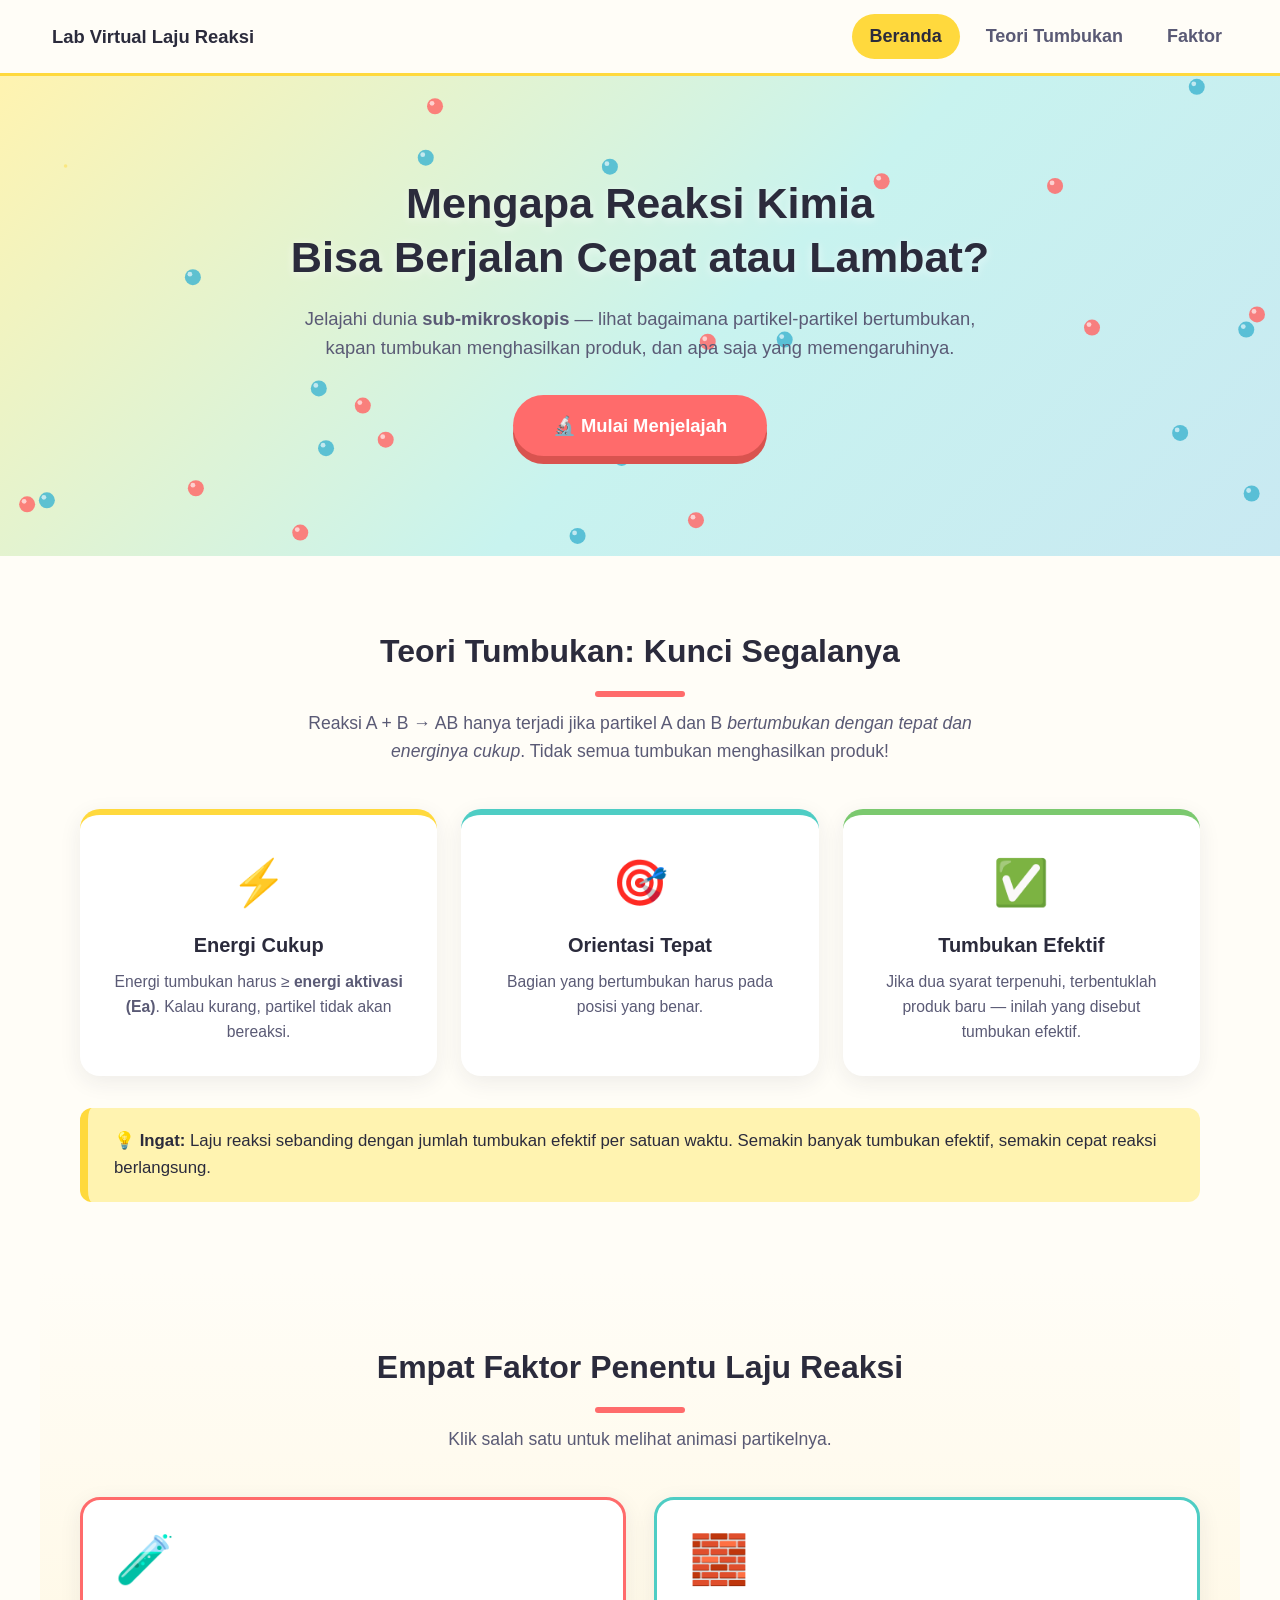
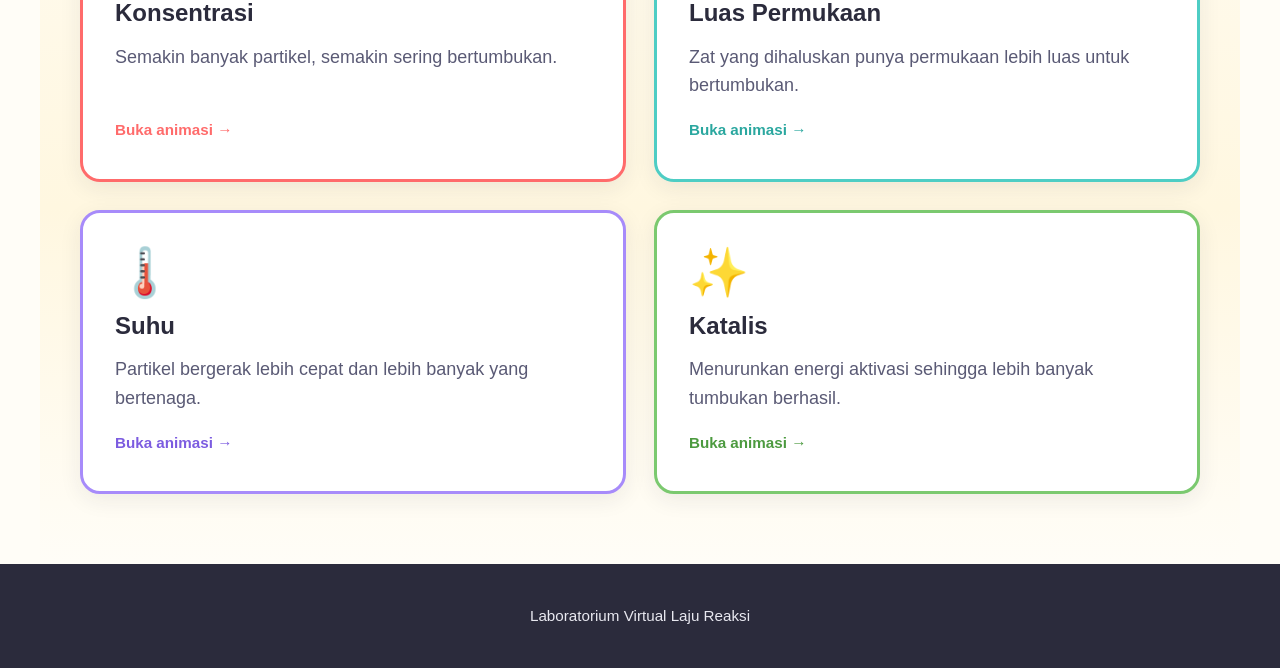
<file: index.html>
<!DOCTYPE html>
<html lang="id">
<head>
<meta charset="UTF-8">
<meta name="viewport" content="width=device-width, initial-scale=1.0">
<title>Laboratorium Virtual — Faktor Laju Reaksi</title>
<link rel="stylesheet" href="css/style.css">
</head>
<body class="beranda">

  <!-- ============ NAVBAR ============ -->
  <header class="navbar">
    <div class="nav-brand">
      <span class="nav-logo"></span>
      <span class="nav-title">Lab Virtual Laju Reaksi</span>
    </div>
    <nav class="nav-links">
      <a href="index.html" class="aktif">Beranda</a>
      <a href="#teori">Teori Tumbukan</a>
      <a href="#faktor">Faktor</a>
    </nav>
  </header>

  <!-- ============ HERO ============ -->
  <section class="hero">
    <canvas id="kanvas-hero"></canvas>
    <div class="hero-isi">
      <h1>Mengapa Reaksi Kimia<br>Bisa Berjalan Cepat</span> atau Lambat</span>?</h1>
      <p class="hero-sub">
        Jelajahi dunia <strong>sub-mikroskopis</strong> — lihat bagaimana partikel-partikel
        bertumbukan, kapan tumbukan menghasilkan produk, dan apa saja yang memengaruhinya.
      </p>
      <a href="#faktor" class="tombol-utama">🔬 Mulai Menjelajah</a>
    </div>
  </section>

  <!-- ============ PENGANTAR TEORI TUMBUKAN ============ -->
  <section class="seksi" id="teori">
    <h2 class="judul-seksi">Teori Tumbukan: Kunci Segalanya</h2>
    <p class="sub-seksi">
      Reaksi A + B → AB hanya terjadi jika partikel A dan B <em>bertumbukan dengan tepat dan energinya cukup</em>.
      Tidak semua tumbukan menghasilkan produk!
    </p>

    <div class="grid-syarat">
      <div class="kartu-syarat syarat-1">
        <div class="ikon-syarat">⚡</div>
        <h3>Energi Cukup</h3>
        <p>Energi tumbukan harus ≥ <strong>energi aktivasi (Ea)</strong>. Kalau kurang, partikel tidak akan bereaksi.</p>
      </div>
      <div class="kartu-syarat syarat-2">
        <div class="ikon-syarat">🎯</div>
        <h3>Orientasi Tepat</h3>
        <p>Bagian yang bertumbukan harus pada posisi yang benar.</p>
      </div>
      <div class="kartu-syarat syarat-3">
        <div class="ikon-syarat">✅</div>
        <h3>Tumbukan Efektif</h3>
        <p>Jika dua syarat terpenuhi, terbentuklah produk baru — inilah yang disebut tumbukan efektif.</p>
      </div>
    </div>

    <div class="kotak-info">
      <strong>💡 Ingat:</strong> Laju reaksi sebanding dengan jumlah tumbukan efektif per satuan waktu. Semakin banyak tumbukan efektif, semakin cepat reaksi berlangsung.
    </div>
  </section>

  <!-- ============ 4 FAKTOR ============ -->
  <section class="seksi seksi-faktor" id="faktor">
    <h2 class="judul-seksi">Empat Faktor Penentu Laju Reaksi</h2>
    <p class="sub-seksi">Klik salah satu untuk melihat animasi partikelnya.</p>

    <div class="grid-faktor">

      <a href="konsentrasi.html" class="kartu-faktor kartu-konsentrasi">
        <div class="kartu-ikon">🧪</div>
        <h3>Konsentrasi</h3>
        <p>Semakin banyak partikel, semakin sering bertumbukan.</p>
        <span class="kartu-panah">Buka animasi →</span>
      </a>

      <a href="luas-permukaan.html" class="kartu-faktor kartu-luas">
        <div class="kartu-ikon">🧱</div>
        <h3>Luas Permukaan</h3>
        <p>Zat yang dihaluskan punya permukaan lebih luas untuk bertumbukan.</p>
        <span class="kartu-panah">Buka animasi →</span>
      </a>

      <a href="suhu.html" class="kartu-faktor kartu-suhu">
        <div class="kartu-ikon">🌡️</div>
        <h3>Suhu</h3>
        <p>Partikel bergerak lebih cepat dan lebih banyak yang bertenaga.</p>
        <span class="kartu-panah">Buka animasi →</span>
      </a>

      <a href="katalis.html" class="kartu-faktor kartu-katalis">
        <div class="kartu-ikon">✨</div>
        <h3>Katalis</h3>
        <p>Menurunkan energi aktivasi sehingga lebih banyak tumbukan berhasil.</p>
        <span class="kartu-panah">Buka animasi →</span>
      </a>

    </div>
  </section>

  <!-- ============ FOOTER ============ -->
  <footer class="footer">
    <p>Laboratorium Virtual Laju Reaksi </p>
  </footer>

  <script src="js/main.js"></script>
</body>
</html>
</file>
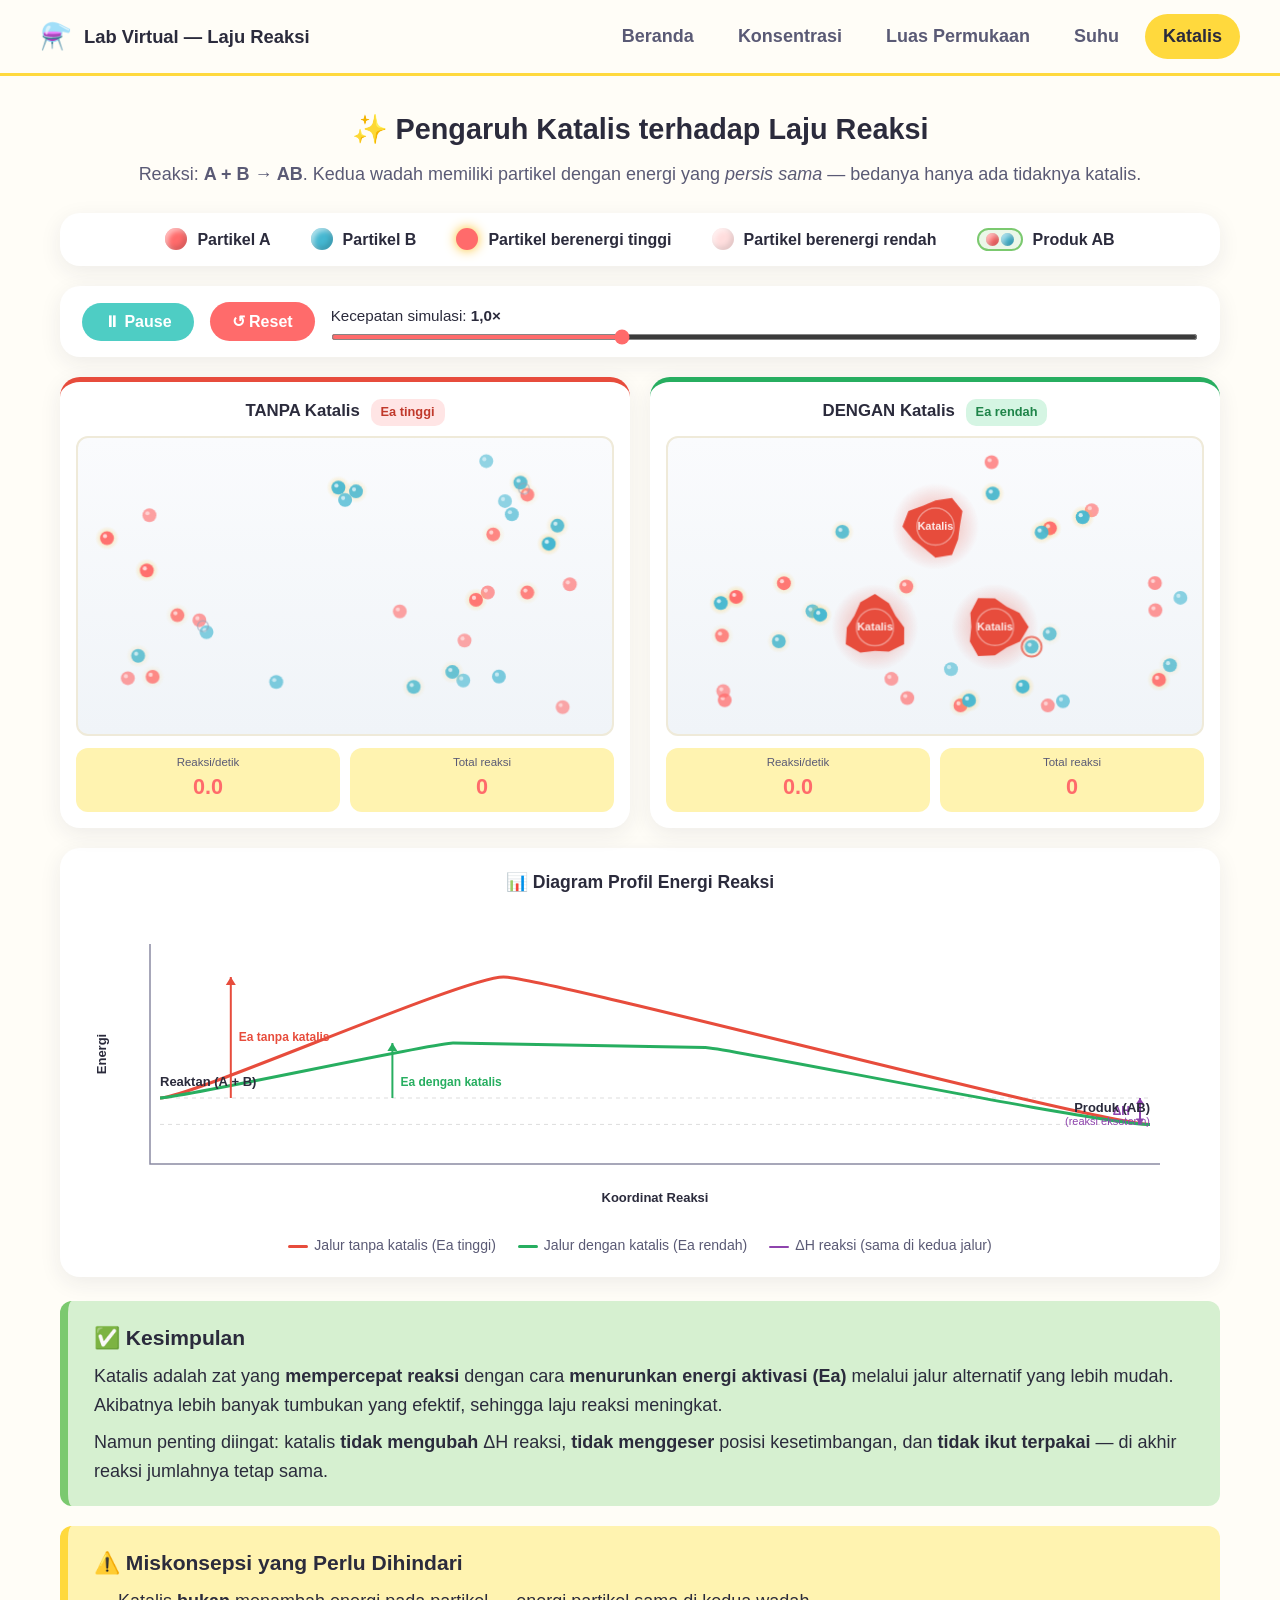
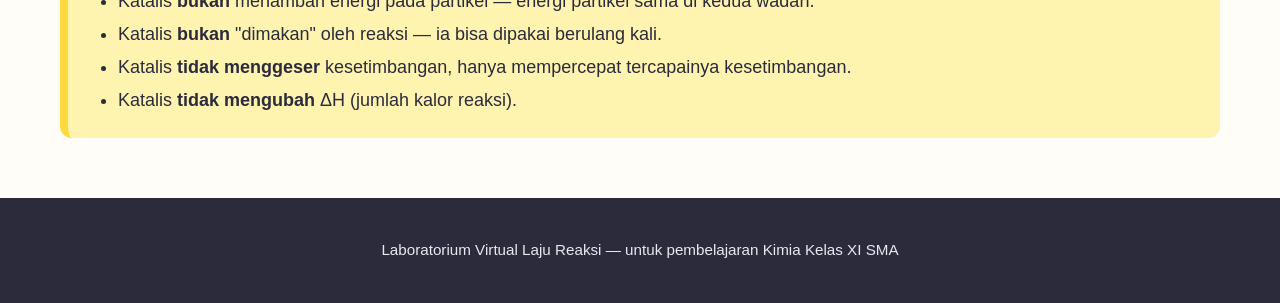
<file: katalis.html>
<!DOCTYPE html>
<html lang="id">
<head>
<meta charset="UTF-8">
<meta name="viewport" content="width=device-width, initial-scale=1.0">
<title>Katalis — Lab Virtual Laju Reaksi</title>
<link rel="stylesheet" href="css/style.css">
</head>
<body class="halaman-simulasi">

  <header class="navbar">
    <div class="nav-brand">
      <span class="nav-logo">⚗️</span>
      <span class="nav-title">Lab Virtual — Laju Reaksi</span>
    </div>
    <nav class="nav-links">
      <a href="index.html">Beranda</a>
      <a href="konsentrasi.html">Konsentrasi</a>
      <a href="luas-permukaan.html">Luas Permukaan</a>
      <a href="suhu.html">Suhu</a>
      <a href="katalis.html" class="aktif">Katalis</a>
    </nav>
  </header>

  <main class="simulasi-wrap">

    <div class="simulasi-judul">
      <h1>✨ Pengaruh Katalis terhadap Laju Reaksi</h1>
      <p>Reaksi: <strong>A + B → AB</strong>.
      Kedua wadah memiliki partikel dengan energi yang <em>persis sama</em> —
      bedanya hanya ada tidaknya katalis.</p>
    </div>

    <!-- Legenda -->
    <div class="legenda">
      <span class="legenda-item">
        <span class="bola bola-a"></span> Partikel A
      </span>
      <span class="legenda-item">
        <span class="bola bola-b"></span> Partikel B
      </span>
      <span class="legenda-item">
        <span class="bola" style="background:#FF6B6B; box-shadow:0 0 12px #FBBF24;"></span>
        Partikel berenergi tinggi
      </span>
      <span class="legenda-item">
        <span class="bola" style="background:#FFD0D0; opacity:0.7;"></span>
        Partikel berenergi rendah
      </span>
      <span class="legenda-item">
        <span class="ikon-ab">
          <span class="bola bola-a"></span>
          <span class="bola bola-b"></span>
        </span> Produk AB
      </span>
    </div>

    <!-- Kontrol -->
    <div class="kontrol-panel">
      <button id="btn-play" class="tombol-kontrol">⏸ Pause</button>
      <button id="btn-reset" class="tombol-kontrol reset">↺ Reset</button>
      <label class="kontrol-slider">
        <span>Kecepatan simulasi:
          <strong id="label-kecepatan">1,0×</strong></span>
        <input type="range" id="slider-kecepatan" min="5" max="20" step="1" value="10">
      </label>
    </div>

    <!-- Grid: 2 wadah -->
    <div class="grid-katalis">

      <div class="panel-katalis tanpa">
        <h3>
          TANPA Katalis
          <span class="badge-energi badge-tinggi">Ea tinggi</span>
        </h3>
        <canvas id="kanvas-tanpa" class="kanvas-katalis"></canvas>
        <div class="statistik">
          <div class="stat">
            <span class="stat-label">Reaksi/detik</span>
            <span class="stat-nilai" id="laju-tanpa">0.0</span>
          </div>
          <div class="stat">
            <span class="stat-label">Total reaksi</span>
            <span class="stat-nilai" id="total-tanpa">0</span>
          </div>
        </div>
      </div>

      <div class="panel-katalis dengan">
        <h3>
          DENGAN Katalis
          <span class="badge-energi badge-rendah">Ea rendah</span>
        </h3>
        <canvas id="kanvas-dengan" class="kanvas-katalis"></canvas>
        <div class="statistik">
          <div class="stat">
            <span class="stat-label">Reaksi/detik</span>
            <span class="stat-nilai" id="laju-dengan">0.0</span>
          </div>
          <div class="stat">
            <span class="stat-label">Total reaksi</span>
            <span class="stat-nilai" id="total-dengan">0</span>
          </div>
        </div>
      </div>

    </div>

    <!-- Diagram profil energi -->
    <div class="panel-energi">
      <h3>📊 Diagram Profil Energi Reaksi</h3>
      <canvas id="kanvas-energi" class="kanvas-energi"></canvas>
      <div class="legend-energi">
        <span class="le-tanpa">Jalur tanpa katalis (Ea tinggi)</span>
        <span class="le-dengan">Jalur dengan katalis (Ea rendah)</span>
        <span class="le-dh">ΔH reaksi (sama di kedua jalur)</span>
      </div>
    </div>

    <!-- Kesimpulan -->
    <div class="kesimpulan">
      <h3>✅ Kesimpulan</h3>
      <p>Katalis adalah zat yang <strong>mempercepat reaksi</strong> dengan cara
      <strong>menurunkan energi aktivasi (Ea)</strong> melalui jalur alternatif yang lebih mudah.
      Akibatnya lebih banyak tumbukan yang efektif, sehingga laju reaksi meningkat.</p>
      <p style="margin-top:8px;">Namun penting diingat: katalis <strong>tidak mengubah</strong>
      ΔH reaksi, <strong>tidak menggeser</strong> posisi kesetimbangan, dan
      <strong>tidak ikut terpakai</strong> — di akhir reaksi jumlahnya tetap sama.</p>
    </div>

    <div class="peringatan">
      <h3>⚠️ Miskonsepsi yang Perlu Dihindari</h3>
      <ul>
        <li>Katalis <strong>bukan</strong> menambah energi pada partikel — energi partikel sama di kedua wadah.</li>
        <li>Katalis <strong>bukan</strong> "dimakan" oleh reaksi — ia bisa dipakai berulang kali.</li>
        <li>Katalis <strong>tidak menggeser</strong> kesetimbangan, hanya mempercepat tercapainya kesetimbangan.</li>
        <li>Katalis <strong>tidak mengubah</strong> ΔH (jumlah kalor reaksi).</li>
      </ul>
    </div>

  </main>

  <footer class="footer">
    <p>Laboratorium Virtual Laju Reaksi — untuk pembelajaran Kimia Kelas XI SMA</p>
  </footer>

  <script src="js/katalis.js"></script>
</body>
</html>
</file>
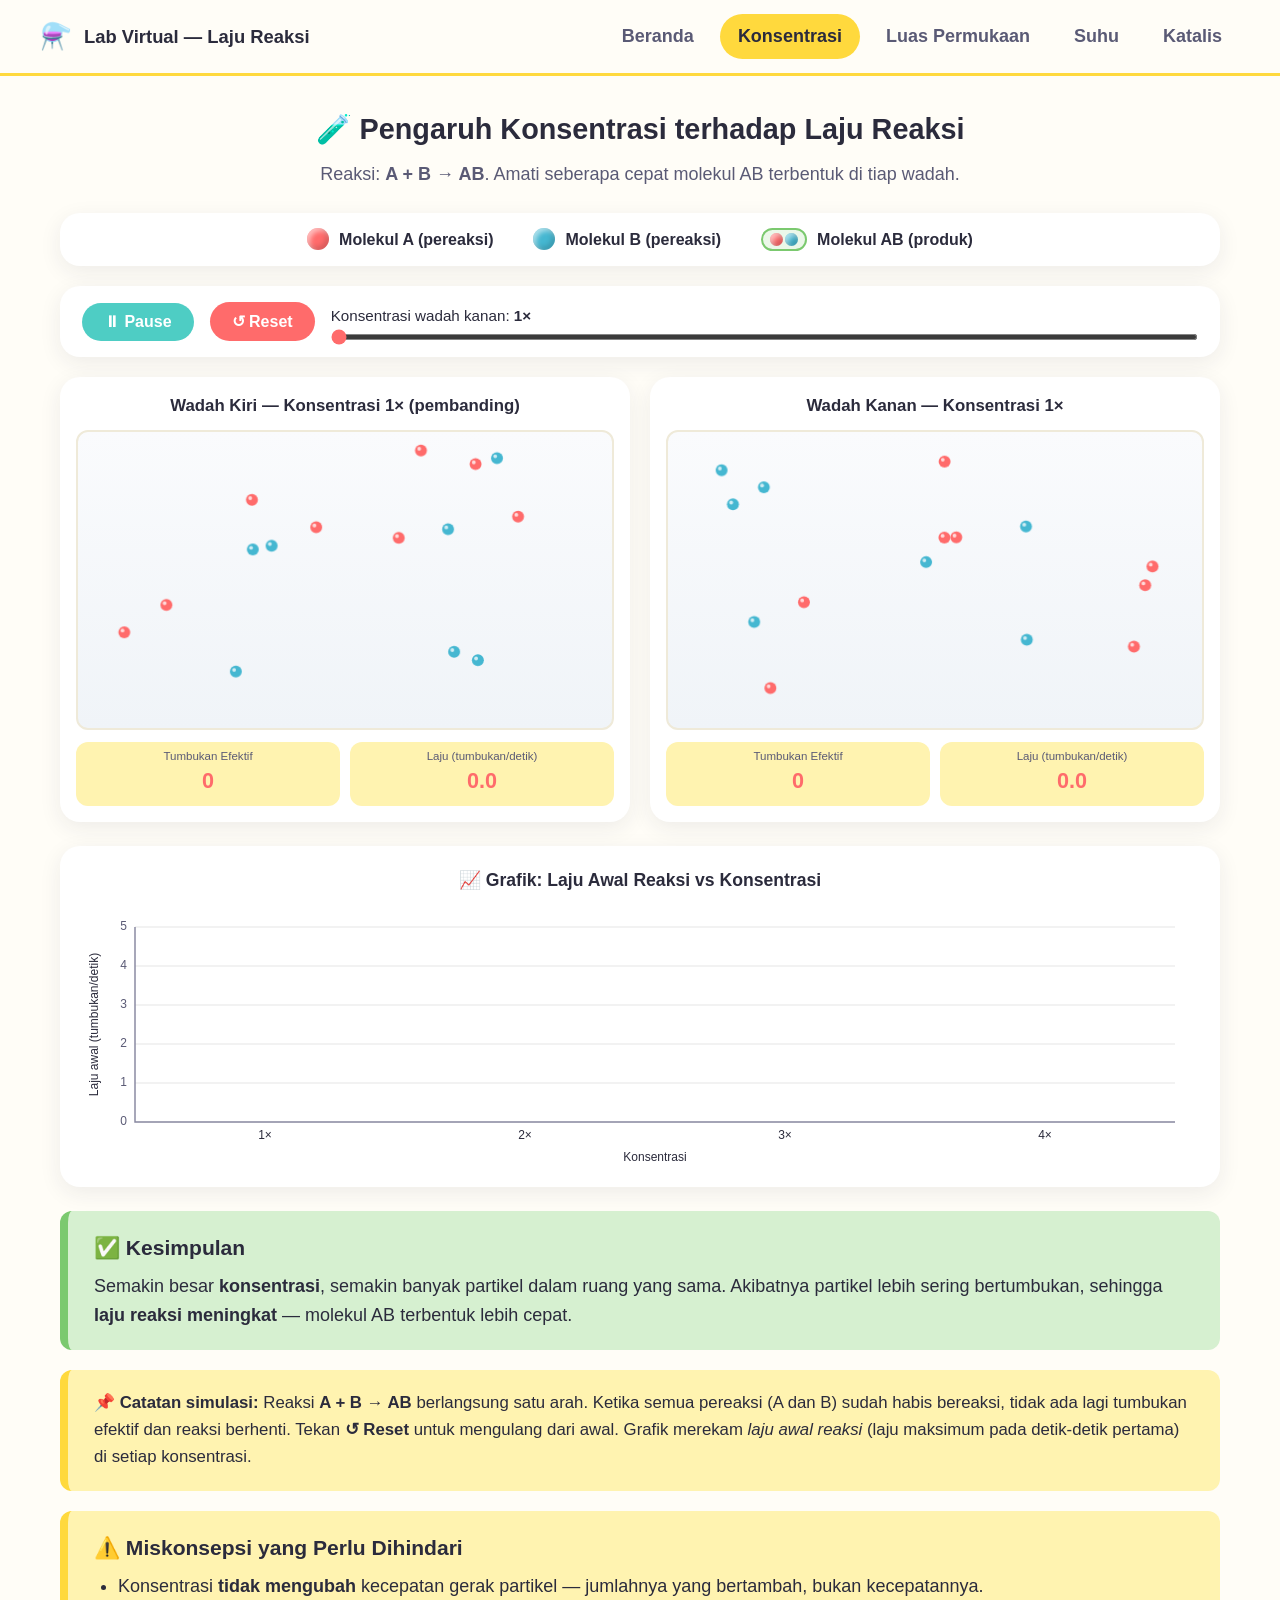
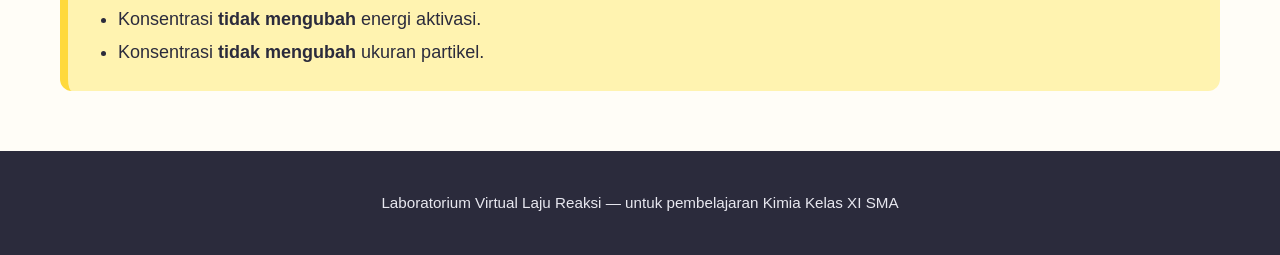
<file: konsentrasi.html>
<!DOCTYPE html>
<html lang="id">
<head>
<meta charset="UTF-8">
<meta name="viewport" content="width=device-width, initial-scale=1.0">
<title>Konsentrasi — Lab Virtual Laju Reaksi</title>
<link rel="stylesheet" href="css/style.css">
</head>
<body class="halaman-simulasi">

  <header class="navbar">
    <div class="nav-brand">
      <span class="nav-logo">⚗️</span>
      <span class="nav-title">Lab Virtual — Laju Reaksi</span>
    </div>
    <nav class="nav-links">
      <a href="index.html">Beranda</a>
      <a href="konsentrasi.html" class="aktif">Konsentrasi</a>
      <a href="luas-permukaan.html">Luas Permukaan</a>
      <a href="suhu.html">Suhu</a>
      <a href="katalis.html">Katalis</a>
    </nav>
  </header>

  <main class="simulasi-wrap">

    <div class="simulasi-judul">
      <h1>🧪 Pengaruh Konsentrasi terhadap Laju Reaksi</h1>
      <p>Reaksi: <strong>A + B → AB</strong>. Amati seberapa cepat molekul AB terbentuk di tiap wadah.</p>
    </div>

    <!-- Legenda -->
    <div class="legenda">
      <span class="legenda-item">
        <span class="bola bola-a"></span> Molekul A (pereaksi)
      </span>
      <span class="legenda-item">
        <span class="bola bola-b"></span> Molekul B (pereaksi)
      </span>
      <span class="legenda-item">
        <span class="ikon-ab">
          <span class="bola bola-a"></span>
          <span class="bola bola-b"></span>
        </span> Molekul AB (produk)
      </span>
    </div>

    <!-- Panel Kontrol -->
    <div class="kontrol-panel">
      <button id="btn-play" class="tombol-kontrol">⏸ Pause</button>
      <button id="btn-reset" class="tombol-kontrol reset">↺ Reset</button>
      <label class="kontrol-slider">
        <span>Konsentrasi wadah kanan: <strong id="label-konsentrasi">1×</strong></span>
        <input type="range" id="slider-konsentrasi" min="1" max="4" step="1" value="1">
      </label>
    </div>

    <!-- Dua wadah -->
    <div class="wadah-grid">
      <div class="wadah-panel">
        <h3>Wadah Kiri — Konsentrasi 1× (pembanding)</h3>
        <canvas id="kanvas-kiri" class="kanvas-simulasi"></canvas>
        <div class="statistik">
          <div class="stat">
            <span class="stat-label">Tumbukan Efektif</span>
            <span class="stat-nilai" id="total-kiri">0</span>
          </div>
          <div class="stat">
            <span class="stat-label">Laju (tumbukan/detik)</span>
            <span class="stat-nilai" id="laju-kiri">0.0</span>
          </div>
        </div>
      </div>

      <div class="wadah-panel">
        <h3>Wadah Kanan — Konsentrasi <span id="judul-kanan">1×</span></h3>
        <canvas id="kanvas-kanan" class="kanvas-simulasi"></canvas>
        <div class="statistik">
          <div class="stat">
            <span class="stat-label">Tumbukan Efektif</span>
            <span class="stat-nilai" id="total-kanan">0</span>
          </div>
          <div class="stat">
            <span class="stat-label">Laju (tumbukan/detik)</span>
            <span class="stat-nilai" id="laju-kanan">0.0</span>
          </div>
        </div>
      </div>
    </div>

    <!-- Grafik -->
    <div class="grafik-panel">
      <h3>📈 Grafik: Laju Awal Reaksi vs Konsentrasi</h3>
      <canvas id="kanvas-grafik"></canvas>
    </div>

    <!-- Kesimpulan -->
    <div class="kesimpulan">
      <h3>✅ Kesimpulan</h3>
      <p>Semakin besar <strong>konsentrasi</strong>, semakin banyak partikel dalam ruang yang sama.
      Akibatnya partikel lebih sering bertumbukan, sehingga <strong>laju reaksi meningkat</strong> —
      molekul AB terbentuk lebih cepat.</p>
    </div>

    <!-- Catatan simulasi -->
    <div class="kotak-info" style="margin-bottom:20px;">
      <strong>📌 Catatan simulasi:</strong>
      Reaksi <strong>A + B → AB</strong> berlangsung satu arah. Ketika semua pereaksi (A dan B)
      sudah habis bereaksi, tidak ada lagi tumbukan efektif dan reaksi berhenti. Tekan
      <strong>↺ Reset</strong> untuk mengulang dari awal. Grafik merekam
      <em>laju awal reaksi</em> (laju maksimum pada detik-detik pertama) di setiap konsentrasi.
    </div>

    <div class="peringatan">
      <h3>⚠️ Miskonsepsi yang Perlu Dihindari</h3>
      <ul>
        <li>Konsentrasi <strong>tidak mengubah</strong> kecepatan gerak partikel — jumlahnya yang bertambah, bukan kecepatannya.</li>
        <li>Konsentrasi <strong>tidak mengubah</strong> energi aktivasi.</li>
        <li>Konsentrasi <strong>tidak mengubah</strong> ukuran partikel.</li>
      </ul>
    </div>

  </main>

  <footer class="footer">
    <p>Laboratorium Virtual Laju Reaksi — untuk pembelajaran Kimia Kelas XI SMA</p>
  </footer>

  <script src="js/konsentrasi.js"></script>
</body>
</html>
</file>
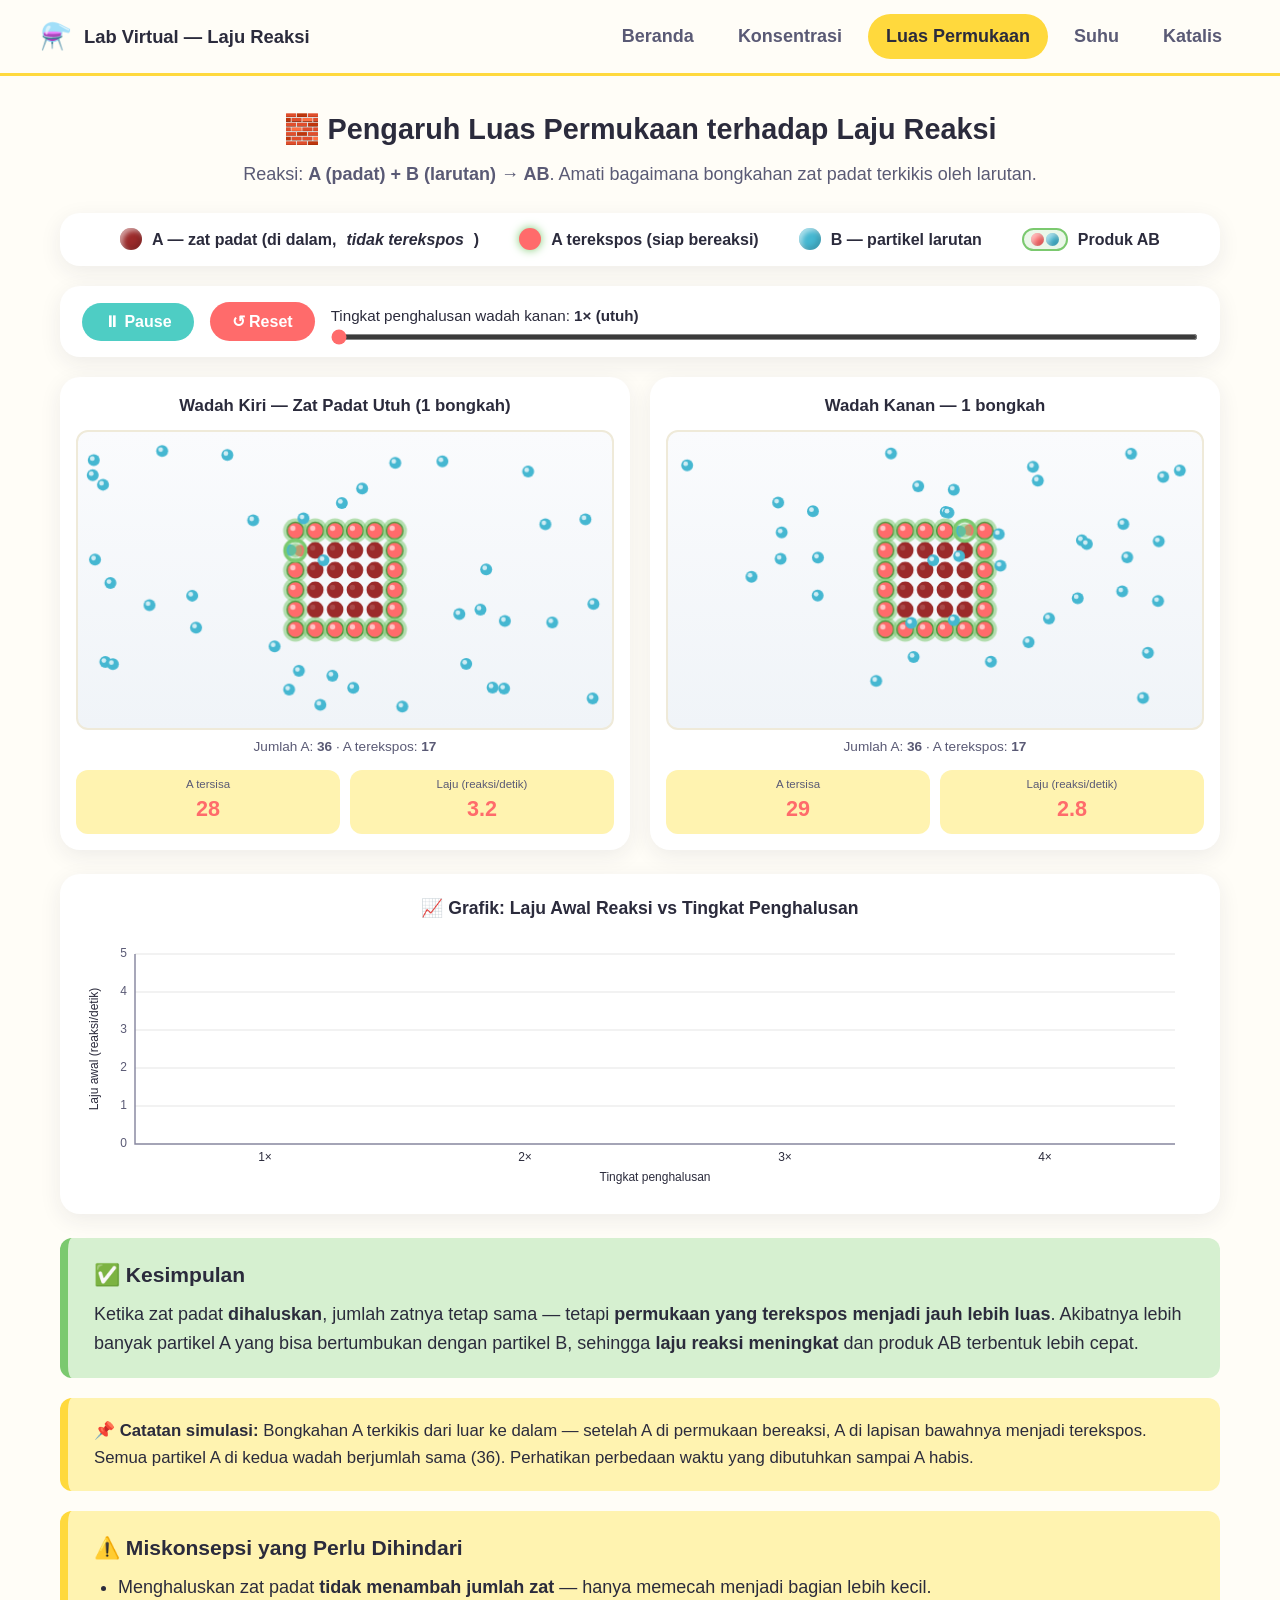
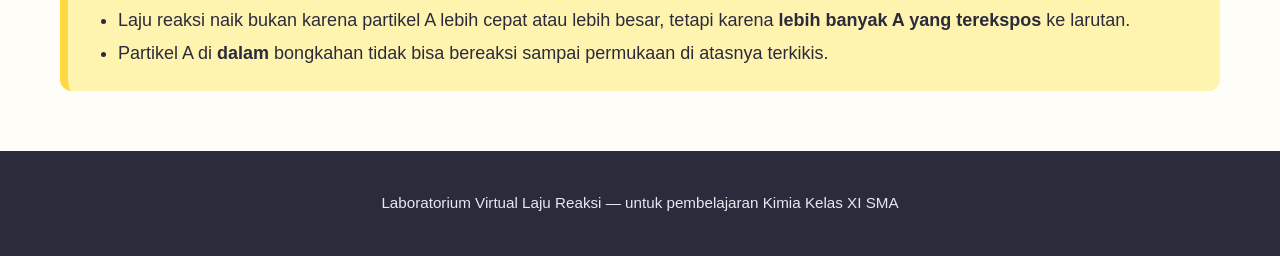
<file: luas-permukaan.html>
<!DOCTYPE html>
<html lang="id">
<head>
<meta charset="UTF-8">
<meta name="viewport" content="width=device-width, initial-scale=1.0">
<title>Luas Permukaan — Lab Virtual Laju Reaksi</title>
<link rel="stylesheet" href="css/style.css">
</head>
<body class="halaman-simulasi">

  <header class="navbar">
    <div class="nav-brand">
      <span class="nav-logo">⚗️</span>
      <span class="nav-title">Lab Virtual — Laju Reaksi</span>
    </div>
    <nav class="nav-links">
      <a href="index.html">Beranda</a>
      <a href="konsentrasi.html">Konsentrasi</a>
      <a href="luas-permukaan.html" class="aktif">Luas Permukaan</a>
      <a href="suhu.html">Suhu</a>
      <a href="katalis.html">Katalis</a>
    </nav>
  </header>

  <main class="simulasi-wrap">

    <div class="simulasi-judul">
      <h1>🧱 Pengaruh Luas Permukaan terhadap Laju Reaksi</h1>
      <p>Reaksi: <strong>A (padat) + B (larutan) → AB</strong>.
      Amati bagaimana bongkahan zat padat terkikis oleh larutan.</p>
    </div>

    <!-- Legenda -->
    <div class="legenda">
      <span class="legenda-item">
        <span class="bola" style="background:#9B2A2A;"></span>
        A — zat padat (di dalam, <em>tidak terekspos</em>)
      </span>
      <span class="legenda-item">
        <span class="bola" style="background:#FF6B6B; box-shadow:0 0 10px #7BC96F;"></span>
        A terekspos (siap bereaksi)
      </span>
      <span class="legenda-item">
        <span class="bola bola-b"></span>
        B — partikel larutan
      </span>
      <span class="legenda-item">
        <span class="ikon-ab">
          <span class="bola bola-a"></span>
          <span class="bola bola-b"></span>
        </span> Produk AB
      </span>
    </div>

    <!-- Kontrol -->
    <div class="kontrol-panel">
      <button id="btn-play" class="tombol-kontrol">⏸ Pause</button>
      <button id="btn-reset" class="tombol-kontrol reset">↺ Reset</button>
      <label class="kontrol-slider">
        <span>Tingkat penghalusan wadah kanan: <strong id="label-tingkat">1× (utuh)</strong></span>
        <input type="range" id="slider-tingkat" min="1" max="4" step="1" value="1">
      </label>
    </div>

    <!-- Dua wadah -->
    <div class="wadah-grid">
      <div class="wadah-panel">
        <h3>Wadah Kiri — Zat Padat Utuh (1 bongkah)</h3>
        <canvas id="kanvas-kiri" class="kanvas-simulasi"></canvas>
        <div class="label-wadah">Jumlah A: <strong>36</strong> · A terekspos: <strong id="ekspos-kiri">0</strong></div>
        <div class="statistik">
          <div class="stat">
            <span class="stat-label">A tersisa</span>
            <span class="stat-nilai" id="sisa-kiri">36</span>
          </div>
          <div class="stat">
            <span class="stat-label">Laju (reaksi/detik)</span>
            <span class="stat-nilai" id="laju-kiri">0.0</span>
          </div>
        </div>
      </div>

      <div class="wadah-panel">
        <h3>Wadah Kanan — <span id="judul-kanan">1 bongkah</span></h3>
        <canvas id="kanvas-kanan" class="kanvas-simulasi"></canvas>
        <div class="label-wadah">Jumlah A: <strong>36</strong> · A terekspos: <strong id="ekspos-kanan">0</strong></div>
        <div class="statistik">
          <div class="stat">
            <span class="stat-label">A tersisa</span>
            <span class="stat-nilai" id="sisa-kanan">36</span>
          </div>
          <div class="stat">
            <span class="stat-label">Laju (reaksi/detik)</span>
            <span class="stat-nilai" id="laju-kanan">0.0</span>
          </div>
        </div>
      </div>
    </div>

    <!-- Grafik -->
    <div class="grafik-panel">
      <h3>📈 Grafik: Laju Awal Reaksi vs Tingkat Penghalusan</h3>
      <canvas id="kanvas-grafik"></canvas>
    </div>

    <!-- Kesimpulan -->
    <div class="kesimpulan">
      <h3>✅ Kesimpulan</h3>
      <p>Ketika zat padat <strong>dihaluskan</strong>, jumlah zatnya tetap sama — tetapi
      <strong>permukaan yang terekspos menjadi jauh lebih luas</strong>. Akibatnya lebih banyak
      partikel A yang bisa bertumbukan dengan partikel B, sehingga <strong>laju reaksi meningkat</strong>
      dan produk AB terbentuk lebih cepat.</p>
    </div>

    <div class="kotak-info" style="margin-bottom:20px;">
      <strong>📌 Catatan simulasi:</strong>
      Bongkahan A terkikis dari luar ke dalam — setelah A di permukaan bereaksi, A di lapisan
      bawahnya menjadi terekspos. Semua partikel A di kedua wadah berjumlah sama (36).
      Perhatikan perbedaan waktu yang dibutuhkan sampai A habis.
    </div>

    <div class="peringatan">
      <h3>⚠️ Miskonsepsi yang Perlu Dihindari</h3>
      <ul>
        <li>Menghaluskan zat padat <strong>tidak menambah jumlah zat</strong> — hanya memecah menjadi bagian lebih kecil.</li>
        <li>Laju reaksi naik bukan karena partikel A lebih cepat atau lebih besar, tetapi karena <strong>lebih banyak A yang terekspos</strong> ke larutan.</li>
        <li>Partikel A di <strong>dalam</strong> bongkahan tidak bisa bereaksi sampai permukaan di atasnya terkikis.</li>
      </ul>
    </div>

  </main>

  <footer class="footer">
    <p>Laboratorium Virtual Laju Reaksi — untuk pembelajaran Kimia Kelas XI SMA</p>
  </footer>

  <script src="js/luas-permukaan.js"></script>
</body>
</html>
</file>
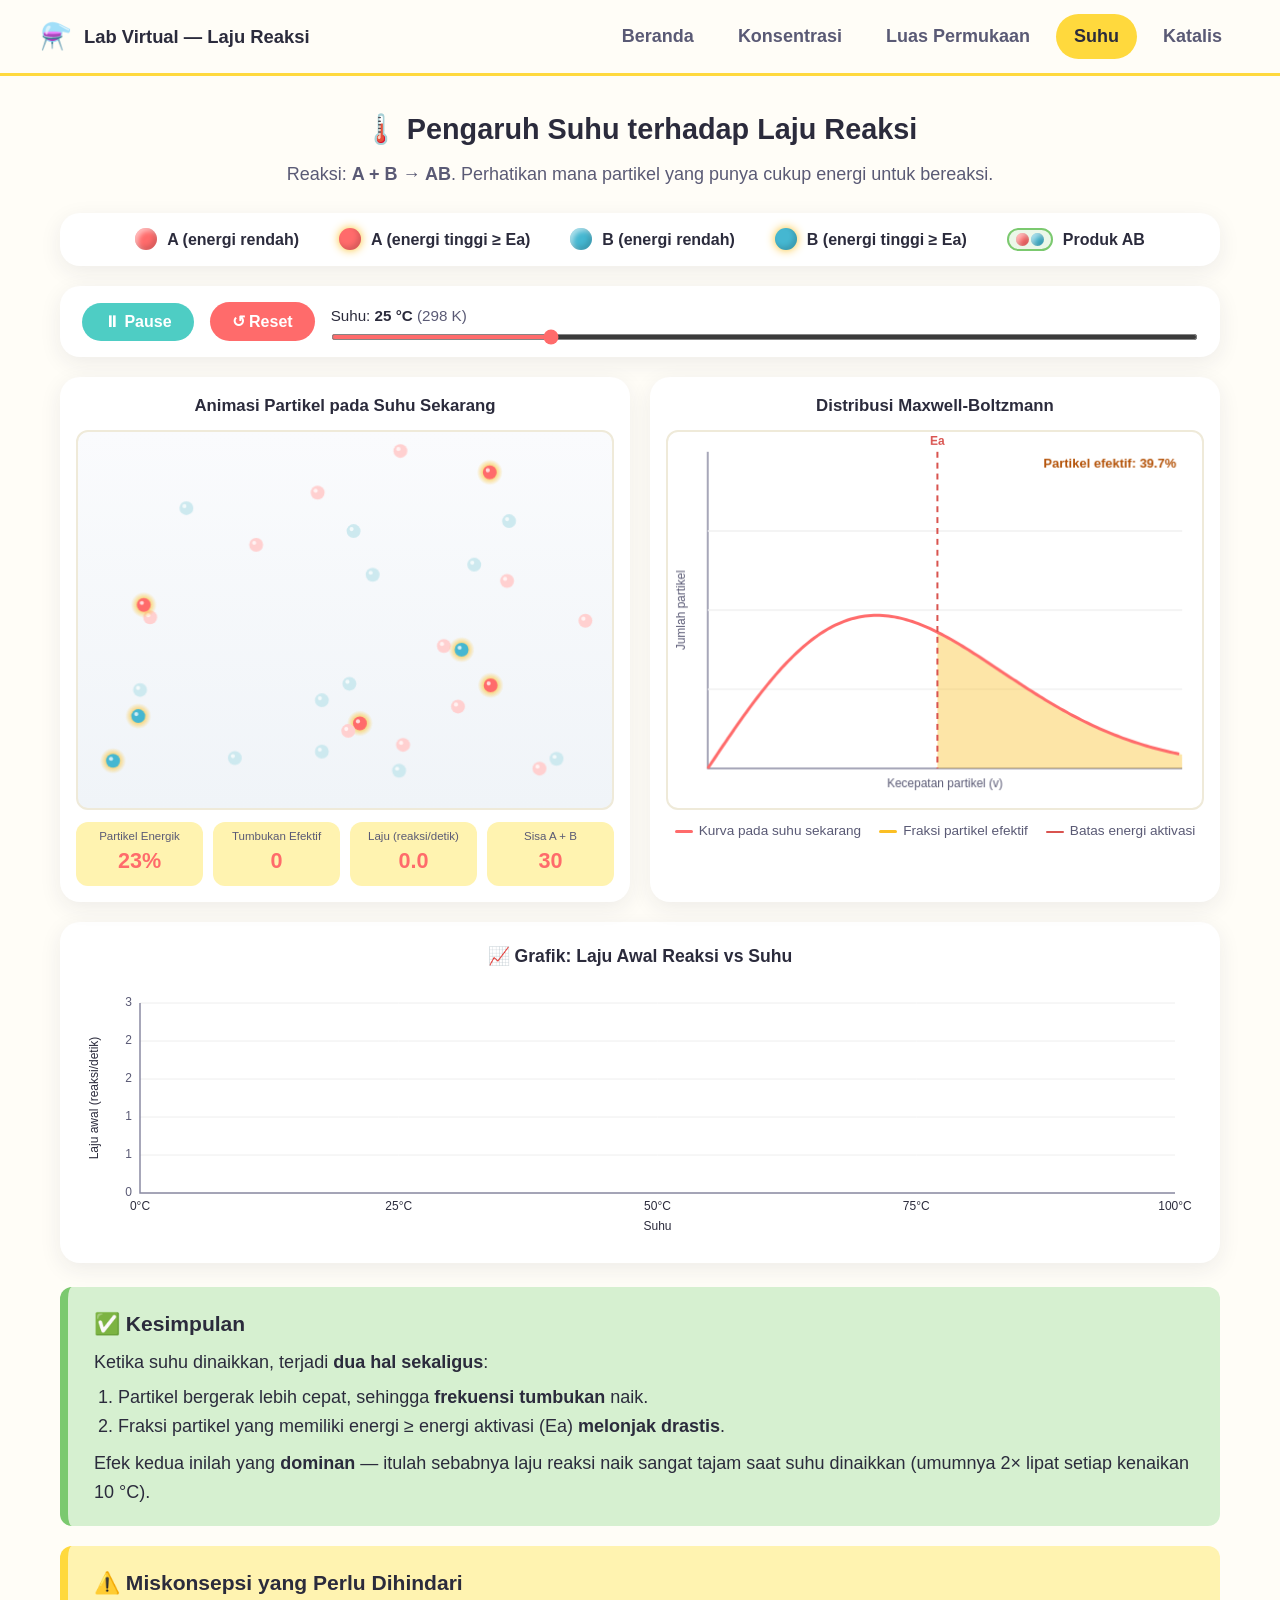
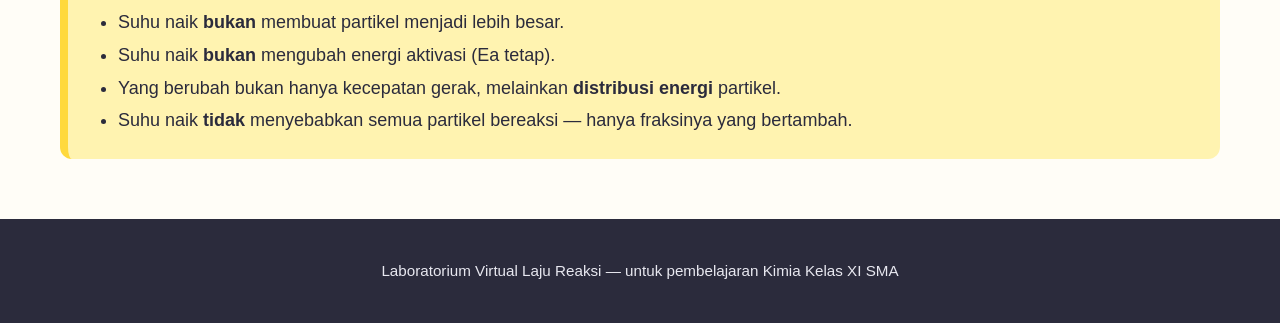
<file: suhu.html>
<!DOCTYPE html>
<html lang="id">
<head>
<meta charset="UTF-8">
<meta name="viewport" content="width=device-width, initial-scale=1.0">
<title>Suhu — Lab Virtual Laju Reaksi</title>
<link rel="stylesheet" href="css/style.css">
</head>
<body class="halaman-simulasi">

  <header class="navbar">
    <div class="nav-brand">
      <span class="nav-logo">⚗️</span>
      <span class="nav-title">Lab Virtual — Laju Reaksi</span>
    </div>
    <nav class="nav-links">
      <a href="index.html">Beranda</a>
      <a href="konsentrasi.html">Konsentrasi</a>
      <a href="luas-permukaan.html">Luas Permukaan</a>
      <a href="suhu.html" class="aktif">Suhu</a>
      <a href="katalis.html">Katalis</a>
    </nav>
  </header>

  <main class="simulasi-wrap">

    <div class="simulasi-judul">
      <h1>🌡️ Pengaruh Suhu terhadap Laju Reaksi</h1>
      <p>Reaksi: <strong>A + B → AB</strong>.
      Perhatikan mana partikel yang punya cukup energi untuk bereaksi.</p>
    </div>

    <!-- Legenda -->
    <div class="legenda">
      <span class="legenda-item">
        <span class="bola bola-a"></span> A (energi rendah)
      </span>
      <span class="legenda-item">
        <span class="bola bola-a" style="box-shadow:0 0 10px #FBBF24, inset -3px -3px 5px rgba(0,0,0,0.15);"></span>
        A (energi tinggi ≥ Ea)
      </span>
      <span class="legenda-item">
        <span class="bola bola-b"></span> B (energi rendah)
      </span>
      <span class="legenda-item">
        <span class="bola bola-b" style="box-shadow:0 0 10px #FBBF24, inset -3px -3px 5px rgba(0,0,0,0.15);"></span>
        B (energi tinggi ≥ Ea)
      </span>
      <span class="legenda-item">
        <span class="ikon-ab">
          <span class="bola bola-a"></span>
          <span class="bola bola-b"></span>
        </span> Produk AB
      </span>
    </div>

    <!-- Kontrol -->
    <div class="kontrol-panel">
      <button id="btn-play" class="tombol-kontrol">⏸ Pause</button>
      <button id="btn-reset" class="tombol-kontrol reset">↺ Reset</button>
      <label class="kontrol-slider">
        <span>Suhu: <strong id="label-suhu">25 °C</strong> <span id="label-kelvin" style="color:#5A5A75;">(298 K)</span></span>
        <input type="range" id="slider-suhu" min="0" max="100" step="1" value="25">
      </label>
    </div>

    <!-- Grid: animasi + Maxwell-Boltzmann -->
    <div class="grid-suhu">

      <div class="panel-animasi">
        <h3>Animasi Partikel pada Suhu Sekarang</h3>
        <canvas id="kanvas-animasi" class="kanvas-animasi"></canvas>
        <div class="statistik-suhu">
          <div class="stat">
            <span class="stat-label">Partikel Energik</span>
            <span class="stat-nilai" id="stat-energik">0%</span>
          </div>
          <div class="stat">
            <span class="stat-label">Tumbukan Efektif</span>
            <span class="stat-nilai" id="stat-efektif">0</span>
          </div>
          <div class="stat">
            <span class="stat-label">Laju (reaksi/detik)</span>
            <span class="stat-nilai" id="stat-laju">0.0</span>
          </div>
          <div class="stat">
            <span class="stat-label">Sisa A + B</span>
            <span class="stat-nilai" id="stat-sisa">0</span>
          </div>
        </div>
      </div>

      <div class="panel-mb">
        <h3>Distribusi Maxwell-Boltzmann</h3>
        <canvas id="kanvas-mb" class="kanvas-mb"></canvas>
        <div class="legend-mb">
          <span class="lm-kurva">Kurva pada suhu sekarang</span>
          <span class="lm-area">Fraksi partikel efektif</span>
          <span class="lm-ea">Batas energi aktivasi</span>
        </div>
      </div>

    </div>

    <!-- Grafik Laju vs Suhu -->
    <div class="grafik-panel">
      <h3>📈 Grafik: Laju Awal Reaksi vs Suhu</h3>
      <canvas id="kanvas-grafik"></canvas>
    </div>

    <!-- Kesimpulan -->
    <div class="kesimpulan">
      <h3>✅ Kesimpulan</h3>
      <p>Ketika suhu dinaikkan, terjadi <strong>dua hal sekaligus</strong>:</p>
      <ol style="margin-left:24px; margin-top:6px;">
        <li>Partikel bergerak lebih cepat, sehingga <strong>frekuensi tumbukan</strong> naik.</li>
        <li>Fraksi partikel yang memiliki energi ≥ energi aktivasi (Ea) <strong>melonjak drastis</strong>.</li>
      </ol>
      <p style="margin-top:8px;">Efek kedua inilah yang <strong>dominan</strong> — itulah sebabnya laju reaksi
      naik sangat tajam saat suhu dinaikkan (umumnya 2× lipat setiap kenaikan 10 °C).</p>
    </div>

    <div class="peringatan">
      <h3>⚠️ Miskonsepsi yang Perlu Dihindari</h3>
      <ul>
        <li>Suhu naik <strong>bukan</strong> membuat partikel menjadi lebih besar.</li>
        <li>Suhu naik <strong>bukan</strong> mengubah energi aktivasi (Ea tetap).</li>
        <li>Yang berubah bukan hanya kecepatan gerak, melainkan <strong>distribusi energi</strong> partikel.</li>
        <li>Suhu naik <strong>tidak</strong> menyebabkan semua partikel bereaksi — hanya fraksinya yang bertambah.</li>
      </ul>
    </div>

  </main>

  <footer class="footer">
    <p>Laboratorium Virtual Laju Reaksi — untuk pembelajaran Kimia Kelas XI SMA</p>
  </footer>

  <script src="js/suhu.js"></script>
</body>
</html>
</file>
<file: css/style.css>
/* ============================================================
   VARIABEL WARNA CERIA
   ============================================================ */
:root {
  --kuning:   #FFD93D;
  --kuning-t: #FFF3B0;
  --coral:    #FF6B6B;
  --coral-t:  #FFD3D3;
  --mint:     #4ECDC4;
  --mint-t:   #C8F3EF;
  --biru:     #45B7D1;
  --biru-t:   #C9E9F2;
  --ungu:     #A78BFA;
  --ungu-t:   #E4D9FF;
  --hijau:    #7BC96F;
  --hijau-t:  #D6F0D0;

  --teks:      #2B2B3C;
  --teks-lemah:#5A5A75;
  --bg:        #FFFDF7;
  --putih:     #FFFFFF;
  --garis:     #EFEAD9;

  --radius: 20px;
  --radius-kcl: 12px;
  --bayang: 0 6px 22px rgba(43, 43, 60, 0.08);
  --bayang-hover: 0 12px 32px rgba(43, 43, 60, 0.14);
}

/* ============================================================
   DASAR
   ============================================================ */
* { box-sizing: border-box; margin: 0; padding: 0; }

html { scroll-behavior: smooth; }

body {
  font-family: "Segoe UI", "Trebuchet MS", Verdana, sans-serif;
  background: var(--bg);
  color: var(--teks);
  line-height: 1.6;
  /* ukuran dasar besar supaya aman di proyektor */
  font-size: 18px;
  overflow-x: hidden;
}

a { text-decoration: none; color: inherit; }

/* ============================================================
   NAVBAR
   ============================================================ */
.navbar {
  position: sticky;
  top: 0;
  z-index: 100;
  display: flex;
  align-items: center;
  justify-content: space-between;
  padding: 14px 40px;
  background: rgba(255, 253, 247, 0.92);
  backdrop-filter: blur(10px);
  border-bottom: 3px solid var(--kuning);
}

.nav-brand {
  display: flex;
  align-items: center;
  gap: 12px;
  font-weight: 800;
  font-size: 1.15rem;
}

.nav-logo { font-size: 1.6rem; }

.nav-links {
  display: flex;
  gap: 8px;
}

.nav-links a {
  padding: 8px 18px;
  border-radius: 999px;
  font-weight: 600;
  color: var(--teks-lemah);
  transition: all .2s;
}

.nav-links a:hover { background: var(--kuning-t); color: var(--teks); }
.nav-links a.aktif { background: var(--kuning); color: var(--teks); }

/* ============================================================
   HERO
   ============================================================ */
.hero {
  position: relative;
  min-height: 480px;
  padding: 80px 40px;
  display: flex;
  align-items: center;
  justify-content: center;
  overflow: hidden;
  background: linear-gradient(135deg, var(--kuning-t) 0%, var(--mint-t) 55%, var(--biru-t) 100%);
}

#kanvas-hero {
  position: absolute;
  inset: 0;
  width: 100%;
  height: 100%;
}

.hero-isi {
  position: relative;
  z-index: 2;
  max-width: 900px;
  text-align: center;
}

.hero h1 {
  font-size: 2.7rem;
  line-height: 1.25;
  font-weight: 800;
  margin-bottom: 20px;
  text-shadow: 0 2px 10px rgba(255,255,255,0.6);
}

.hero h1 .highlight {
  background: linear-gradient(180deg, transparent 60%, var(--kuning) 60%);
  padding: 0 6px;
}

.hero-sub {
  font-size: 1.15rem;
  color: var(--teks-lemah);
  max-width: 700px;
  margin: 0 auto 32px;
}

.tombol-utama {
  display: inline-block;
  padding: 16px 40px;
  background: var(--coral);
  color: var(--putih);
  border-radius: 999px;
  font-size: 1.15rem;
  font-weight: 700;
  box-shadow: 0 8px 0 #D9534F;
  transition: all .15s;
}

.tombol-utama:hover {
  transform: translateY(-3px);
  box-shadow: 0 11px 0 #D9534F;
}

.tombol-utama:active {
  transform: translateY(3px);
  box-shadow: 0 5px 0 #D9534F;
}

/* ============================================================
   SEKSI UMUM
   ============================================================ */
.seksi {
  padding: 70px 40px;
  max-width: 1200px;
  margin: 0 auto;
}

.judul-seksi {
  font-size: 2rem;
  font-weight: 800;
  text-align: center;
  margin-bottom: 12px;
}

.judul-seksi::after {
  content: "";
  display: block;
  width: 90px;
  height: 6px;
  margin: 14px auto 0;
  border-radius: 999px;
  background: var(--coral);
}

.sub-seksi {
  text-align: center;
  color: var(--teks-lemah);
  font-size: 1.1rem;
  max-width: 720px;
  margin: 0 auto 44px;
}

/* ============================================================
   KARTU SYARAT TUMBUKAN
   ============================================================ */
.grid-syarat {
  display: grid;
  grid-template-columns: repeat(3, 1fr);
  gap: 24px;
  margin-bottom: 32px;
}

.kartu-syarat {
  background: var(--putih);
  border-radius: var(--radius);
  padding: 32px 24px;
  box-shadow: var(--bayang);
  border-top: 6px solid;
  text-align: center;
  transition: transform .2s, box-shadow .2s;
}

.kartu-syarat:hover {
  transform: translateY(-6px);
  box-shadow: var(--bayang-hover);
}

.syarat-1 { border-color: var(--kuning); }
.syarat-2 { border-color: var(--mint); }
.syarat-3 { border-color: var(--hijau); }

.ikon-syarat { font-size: 2.8rem; margin-bottom: 10px; }

.kartu-syarat h3 {
  font-size: 1.25rem;
  margin-bottom: 8px;
}

.kartu-syarat p {
  color: var(--teks-lemah);
  font-size: 0.98rem;
}

/* Kotak info */
.kotak-info {
  background: var(--kuning-t);
  border-left: 8px solid var(--kuning);
  padding: 20px 26px;
  border-radius: var(--radius-kcl);
  font-size: 1.05rem;
}

/* ============================================================
   SEKSI FAKTOR
   ============================================================ */
.seksi-faktor {
  background: linear-gradient(180deg, transparent 0%, #FFF7E0 60%, transparent 100%);
}

.grid-faktor {
  display: grid;
  grid-template-columns: repeat(2, 1fr);
  gap: 28px;
}

.kartu-faktor {
  position: relative;
  background: var(--putih);
  border-radius: var(--radius);
  padding: 36px 32px;
  box-shadow: var(--bayang);
  border: 3px solid transparent;
  transition: all .25s;
  display: flex;
  flex-direction: column;
  gap: 10px;
}

.kartu-faktor:hover {
  transform: translateY(-8px) scale(1.01);
  box-shadow: var(--bayang-hover);
}

.kartu-ikon {
  font-size: 3rem;
  line-height: 1;
}

.kartu-faktor h3 {
  font-size: 1.5rem;
  font-weight: 800;
}

.kartu-faktor p {
  color: var(--teks-lemah);
  flex-grow: 1;
}

.kartu-panah {
  font-weight: 700;
  font-size: 0.95rem;
  margin-top: 8px;
}

/* warna aksen tiap kartu */
.kartu-konsentrasi { border-color: var(--coral); }
.kartu-konsentrasi .kartu-panah { color: var(--coral); }
.kartu-konsentrasi:hover { background: var(--coral-t); }

.kartu-luas { border-color: var(--mint); }
.kartu-luas .kartu-panah { color: #2AA79F; }
.kartu-luas:hover { background: var(--mint-t); }

.kartu-suhu { border-color: var(--ungu); }
.kartu-suhu .kartu-panah { color: #7C5CE0; }
.kartu-suhu:hover { background: var(--ungu-t); }

.kartu-katalis { border-color: var(--hijau); }
.kartu-katalis .kartu-panah { color: #4C9A3F; }
.kartu-katalis:hover { background: var(--hijau-t); }

/* ============================================================
   FOOTER
   ============================================================ */
.footer {
  text-align: center;
  padding: 40px 20px;
  background: var(--teks);
  color: #E8E8F0;
  font-size: 0.95rem;
}

.footer-kecil {
  margin-top: 6px;
  font-size: 0.85rem;
  color: #A9A9C4;
}

/* ============================================================
   RESPONSIF (untuk laptop kecil / tablet)
   ============================================================ */
@media (max-width: 900px) {
  body { font-size: 16px; }
  .hero h1 { font-size: 2rem; }
  .grid-syarat { grid-template-columns: 1fr; }
  .grid-faktor { grid-template-columns: 1fr; }
  .navbar { padding: 12px 20px; }
  .seksi { padding: 50px 20px; }
  .nav-links a { padding: 6px 12px; font-size: 0.9rem; }
}
/* ============================================================
   HALAMAN SIMULASI (dipakai semua halaman faktor)
   ============================================================ */
.simulasi-wrap {
  max-width: 1200px;
  margin: 0 auto;
  padding: 30px 20px 60px;
}

.simulasi-judul {
  text-align: center;
  margin-bottom: 24px;
}
.simulasi-judul h1 {
  font-size: 1.8rem;
  font-weight: 800;
  margin-bottom: 8px;
}
.simulasi-judul p { color: var(--teks-lemah); }

.kontrol-panel {
  display: flex;
  flex-wrap: wrap;
  gap: 16px;
  align-items: center;
  background: var(--putih);
  padding: 16px 22px;
  border-radius: var(--radius);
  box-shadow: var(--bayang);
  margin-bottom: 20px;
}

.tombol-kontrol {
  padding: 10px 22px;
  border: none;
  border-radius: 999px;
  background: var(--mint);
  color: var(--putih);
  font-weight: 700;
  font-size: 1rem;
  cursor: pointer;
  transition: transform .15s;
  font-family: inherit;
}
.tombol-kontrol:hover { transform: translateY(-2px); }
.tombol-kontrol.reset { background: var(--coral); }

.kontrol-slider {
  flex: 1;
  display: flex;
  flex-direction: column;
  gap: 6px;
  min-width: 260px;
}
.kontrol-slider > span { font-size: 0.95rem; }
.kontrol-slider input[type="range"] {
  width: 100%;
  accent-color: var(--coral);
  height: 6px;
  cursor: pointer;
}

.wadah-grid {
  display: grid;
  grid-template-columns: 1fr 1fr;
  gap: 20px;
  margin-bottom: 24px;
}

.wadah-panel {
  background: var(--putih);
  border-radius: var(--radius);
  padding: 16px;
  box-shadow: var(--bayang);
}
.wadah-panel h3 {
  font-size: 1.05rem;
  margin-bottom: 10px;
  text-align: center;
}

.kanvas-simulasi {
  display: block;
  width: 100%;
  height: 300px;
  background: linear-gradient(180deg, #FAFBFD 0%, #F0F4F8 100%);
  border-radius: var(--radius-kcl);
  border: 2px solid var(--garis);
}

.statistik {
  display: grid;
  grid-template-columns: 1fr 1fr;
  gap: 10px;
  margin-top: 12px;
}
.stat {
  background: var(--kuning-t);
  padding: 8px 12px;
  border-radius: var(--radius-kcl);
  text-align: center;
}
.stat-label {
  display: block;
  font-size: 0.72rem;
  color: var(--teks-lemah);
  line-height: 1.2;
}
.stat-nilai {
  display: block;
  font-size: 1.35rem;
  font-weight: 800;
  color: var(--coral);
}

.grafik-panel {
  background: var(--putih);
  border-radius: var(--radius);
  padding: 20px;
  box-shadow: var(--bayang);
  margin-bottom: 24px;
}
.grafik-panel h3 {
  font-size: 1.1rem;
  margin-bottom: 12px;
  text-align: center;
}
#kanvas-grafik {
  display: block;
  width: 100%;
  height: 260px;
}

.kesimpulan {
  background: var(--hijau-t);
  border-left: 8px solid var(--hijau);
  padding: 20px 26px;
  border-radius: var(--radius-kcl);
  margin-bottom: 20px;
}
.kesimpulan h3 { margin-bottom: 8px; }

.peringatan {
  background: var(--kuning-t);
  border-left: 8px solid var(--kuning);
  padding: 20px 26px;
  border-radius: var(--radius-kcl);
}
.peringatan h3 { margin-bottom: 8px; }
.peringatan ul { padding-left: 24px; }
.peringatan li { margin-bottom: 4px; }

@media (max-width: 900px) {
  .wadah-grid { grid-template-columns: 1fr; }
}
/* ============================================================
   LEGENDA MOLEKUL
   ============================================================ */
.legenda {
  display: flex;
  justify-content: center;
  align-items: center;
  gap: 40px;
  padding: 14px 20px;
  background: var(--putih);
  border-radius: var(--radius);
  box-shadow: var(--bayang);
  margin-bottom: 20px;
  flex-wrap: wrap;
}

.legenda-item {
  display: flex;
  align-items: center;
  gap: 10px;
  font-weight: 700;
  font-size: 1rem;
}

.bola {
  display: inline-block;
  width: 22px;
  height: 22px;
  border-radius: 50%;
  box-shadow:
    inset -3px -3px 5px rgba(0,0,0,0.15),
    inset 3px 3px 5px rgba(255,255,255,0.55);
}

.bola-a { background: #FF6B6B; }
.bola-b { background: #45B7D1; }

/* ikon AB: dua bola kecil di dalam kapsul hijau */
.ikon-ab {
  display: inline-flex;
  align-items: center;
  gap: 2px;
  padding: 3px 7px;
  border: 2.5px solid #7BC96F;
  border-radius: 14px;
  background: rgba(123, 201, 111, 0.15);
}

.ikon-ab .bola {
  width: 13px;
  height: 13px;
}
/* ============================================================
   LEGENDA LUAS PERMUKAAN
   ============================================================ */
.bola-x {
  background: #94A3B8;
  border-radius: 4px;
  box-shadow:
    inset -2px -2px 3px rgba(0,0,0,0.2),
    inset 2px 2px 3px rgba(255,255,255,0.5);
}

.bola-x-ekspos {
  background: #CBD5E1;
  border-radius: 4px;
  box-shadow: 0 0 8px #7BC96F;
}

.bola-y {
  background: #FBBF24;
}

.bola-produk {
  background: #7BC96F;
  box-shadow: 0 0 10px #7BC96F;
}

/* label kecil di atas wadah */
.label-wadah {
  text-align: center;
  font-size: 0.85rem;
  color: var(--teks-lemah);
  margin-top: 6px;
}
/* ============================================================
   HALAMAN SUHU
   ============================================================ */
.grid-suhu {
  display: grid;
  grid-template-columns: 1fr 1fr;
  gap: 20px;
  margin-bottom: 20px;
}

.panel-animasi,
.panel-mb {
  background: var(--putih);
  border-radius: var(--radius);
  padding: 16px;
  box-shadow: var(--bayang);
}

.panel-animasi h3,
.panel-mb h3 {
  font-size: 1.05rem;
  margin-bottom: 10px;
  text-align: center;
}

.kanvas-animasi {
  display: block;
  width: 100%;
  height: 380px;
  background: linear-gradient(180deg, #FAFBFD 0%, #F0F4F8 100%);
  border-radius: var(--radius-kcl);
  border: 2px solid var(--garis);
}

.kanvas-mb {
  display: block;
  width: 100%;
  height: 380px;
  background: var(--putih);
  border-radius: var(--radius-kcl);
  border: 2px solid var(--garis);
}

.statistik-suhu {
  display: grid;
  grid-template-columns: repeat(4, 1fr);
  gap: 10px;
  margin-top: 12px;
}

.statistik-suhu .stat {
  background: var(--kuning-t);
}

.info-suhu {
  display: flex;
  justify-content: space-between;
  padding: 8px 4px;
  font-size: 0.9rem;
  color: var(--teks-lemah);
}

/* range slider khusus suhu — gradasi biru→merah */
#slider-suhu {
  accent-color: var(--coral);
}

.legend-mb {
  display: flex;
  justify-content: center;
  flex-wrap: wrap;
  gap: 18px;
  font-size: 0.85rem;
  color: var(--teks-lemah);
  margin-top: 10px;
}

.legend-mb span::before {
  content: '';
  display: inline-block;
  width: 18px;
  height: 3px;
  margin-right: 6px;
  vertical-align: middle;
  border-radius: 2px;
}

.legend-mb .lm-kurva::before  { background: #FF6B6B; }
.legend-mb .lm-area::before   { background: #FBBF24; }
.legend-mb .lm-ea::before     { background: #D9534F; height: 2px; }

@media (max-width: 1000px) {
  .grid-suhu { grid-template-columns: 1fr; }
  .statistik-suhu { grid-template-columns: repeat(2, 1fr); }
}
/* ============================================================
   HALAMAN KATALIS
   ============================================================ */
.grid-katalis {
  display: grid;
  grid-template-columns: 1fr 1fr;
  gap: 20px;
  margin-bottom: 20px;
}

.panel-katalis {
  background: var(--putih);
  border-radius: var(--radius);
  padding: 16px;
  box-shadow: var(--bayang);
  border-top: 5px solid var(--garis);
}

.panel-katalis.tanpa { border-top-color: #E74C3C; }
.panel-katalis.dengan { border-top-color: #27AE60; }

.panel-katalis h3 {
  font-size: 1.05rem;
  margin-bottom: 10px;
  text-align: center;
}

.badge-energi {
  display: inline-block;
  padding: 3px 10px;
  border-radius: 10px;
  font-size: 0.8rem;
  font-weight: 700;
  margin-left: 6px;
}
.badge-tinggi { background: #FFE5E5; color: #C0392B; }
.badge-rendah { background: #D5F5E3; color: #1E8449; }

.kanvas-katalis {
  display: block;
  width: 100%;
  height: 300px;
  background: linear-gradient(180deg, #FAFBFD 0%, #F0F4F8 100%);
  border-radius: var(--radius-kcl);
  border: 2px solid var(--garis);
}

.panel-energi {
  background: var(--putih);
  border-radius: var(--radius);
  padding: 20px;
  box-shadow: var(--bayang);
  margin-bottom: 24px;
}

.panel-energi h3 {
  font-size: 1.1rem;
  margin-bottom: 8px;
  text-align: center;
}

.kanvas-energi {
  display: block;
  width: 100%;
  height: 320px;
}

.legend-energi {
  display: flex;
  justify-content: center;
  flex-wrap: wrap;
  gap: 22px;
  margin-top: 10px;
  font-size: 0.88rem;
  color: var(--teks-lemah);
}

.legend-energi span::before {
  content: '';
  display: inline-block;
  width: 20px;
  height: 3px;
  margin-right: 6px;
  vertical-align: middle;
  border-radius: 2px;
}
.legend-energi .le-tanpa::before { background: #E74C3C; }
.legend-energi .le-dengan::before { background: #27AE60; }
.legend-energi .le-dh::before   { background: #8E44AD; height: 2px; }

@media (max-width: 1000px) {
  .grid-katalis { grid-template-columns: 1fr; }
}
</file>
